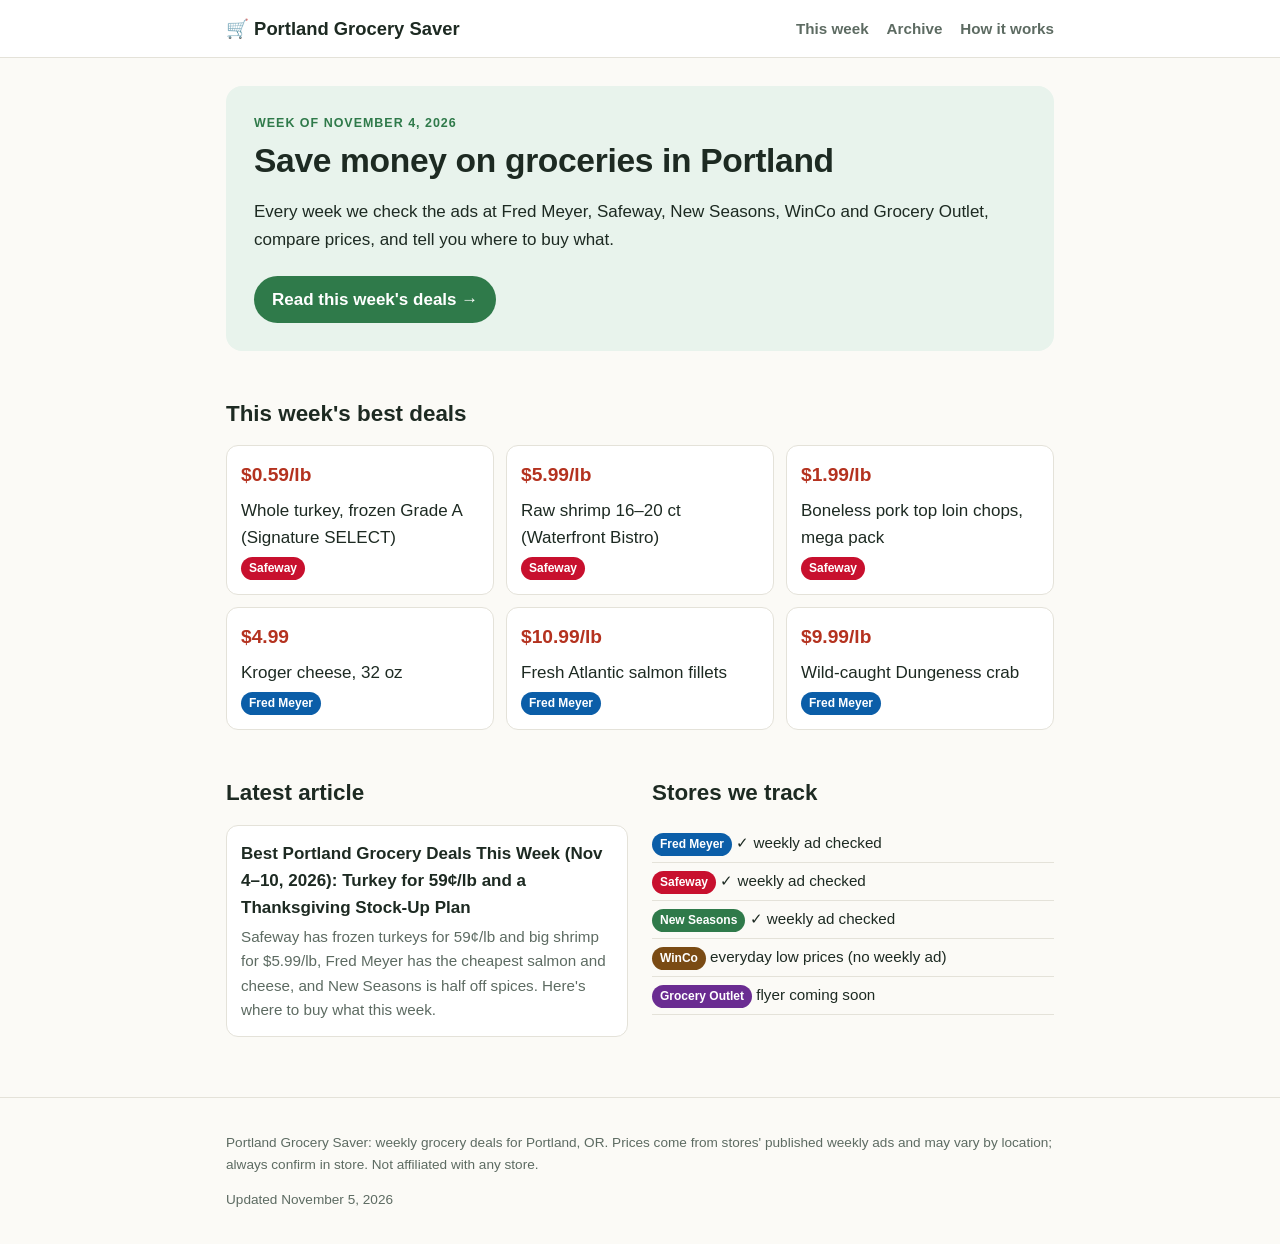
<file: index.html>
<!doctype html>
<html lang="en"><head><meta charset="utf-8">
<meta name="viewport" content="width=device-width, initial-scale=1">
<title>Portland Grocery Saver: Weekly Grocery Deals in Portland, OR</title>
<meta name="description" content="Weekly grocery deals for Portland, Oregon: we compare Fred Meyer, Safeway, New Seasons, WinCo and Grocery Outlet so you know where to buy what.">
<meta property="og:title" content="Portland Grocery Saver: Weekly Grocery Deals in Portland, OR">
<meta property="og:description" content="Weekly grocery deals for Portland, Oregon: we compare Fred Meyer, Safeway, New Seasons, WinCo and Grocery Outlet so you know where to buy what.">
<link rel="stylesheet" href="style.css">
</head><body>
<header class="site"><div class="wrap">
<a class="brand" href="index.html"><span class="logo">🛒</span> Portland Grocery Saver</a>
<nav><a href="index.html">This week</a><a href="archive.html">Archive</a><a href="about.html">How it works</a></nav>
</div></header>
<main class="wrap"><section class="hero">
<p class="kicker">Week of November 4, 2026</p>
<h1>Save money on groceries in Portland</h1>
<p>Every week we check the ads at Fred Meyer, Safeway, New Seasons, WinCo and Grocery Outlet, compare prices, and tell you where to buy what.</p>
<a class="btn" href="2026-11-05-portland-grocery-deals.html">Read this week's deals →</a>
</section>
<h2>This week's best deals</h2>
<div class="cards"><div class="card"><div class="price">$0.59/lb</div><div>Whole turkey, frozen Grade A (Signature SELECT)</div><span class="store s-safeway">Safeway</span></div><div class="card"><div class="price">$5.99/lb</div><div>Raw shrimp 16–20 ct (Waterfront Bistro)</div><span class="store s-safeway">Safeway</span></div><div class="card"><div class="price">$1.99/lb</div><div>Boneless pork top loin chops, mega pack</div><span class="store s-safeway">Safeway</span></div><div class="card"><div class="price">$4.99</div><div>Kroger cheese, 32 oz</div><span class="store s-fred-meyer">Fred Meyer</span></div><div class="card"><div class="price">$10.99/lb</div><div>Fresh Atlantic salmon fillets</div><span class="store s-fred-meyer">Fred Meyer</span></div><div class="card"><div class="price">$9.99/lb</div><div>Wild-caught Dungeness crab</div><span class="store s-fred-meyer">Fred Meyer</span></div></div>
<div class="two">
<section><h2>Latest article</h2><a class="post-link" href="2026-11-05-portland-grocery-deals.html"><strong>Best Portland Grocery Deals This Week (Nov 4–10, 2026): Turkey for 59¢/lb and a Thanksgiving Stock-Up Plan</strong><span>Safeway has frozen turkeys for 59¢/lb and big shrimp for $5.99/lb, Fred Meyer has the cheapest salmon and cheese, and New Seasons is half off spices. Here&#x27;s where to buy what this week.</span></a></section>
<section><h2>Stores we track</h2><ul class="stores"><li><span class="store s-fred-meyer">Fred Meyer</span> ✓ weekly ad checked</li><li><span class="store s-safeway">Safeway</span> ✓ weekly ad checked</li><li><span class="store s-new-seasons">New Seasons</span> ✓ weekly ad checked</li><li><span class="store s-winco">WinCo</span> everyday low prices (no weekly ad)</li><li><span class="store s-grocery-outlet">Grocery Outlet</span> flyer coming soon</li></ul></section>
</div></main>
<footer class="site"><div class="wrap">
<p>Portland Grocery Saver: weekly grocery deals for Portland, OR. Prices come from stores' published weekly ads and may vary by location; always confirm in store. Not affiliated with any store.</p>
<p>Updated November 5, 2026</p>
</div></footer>
</body></html>
</file>
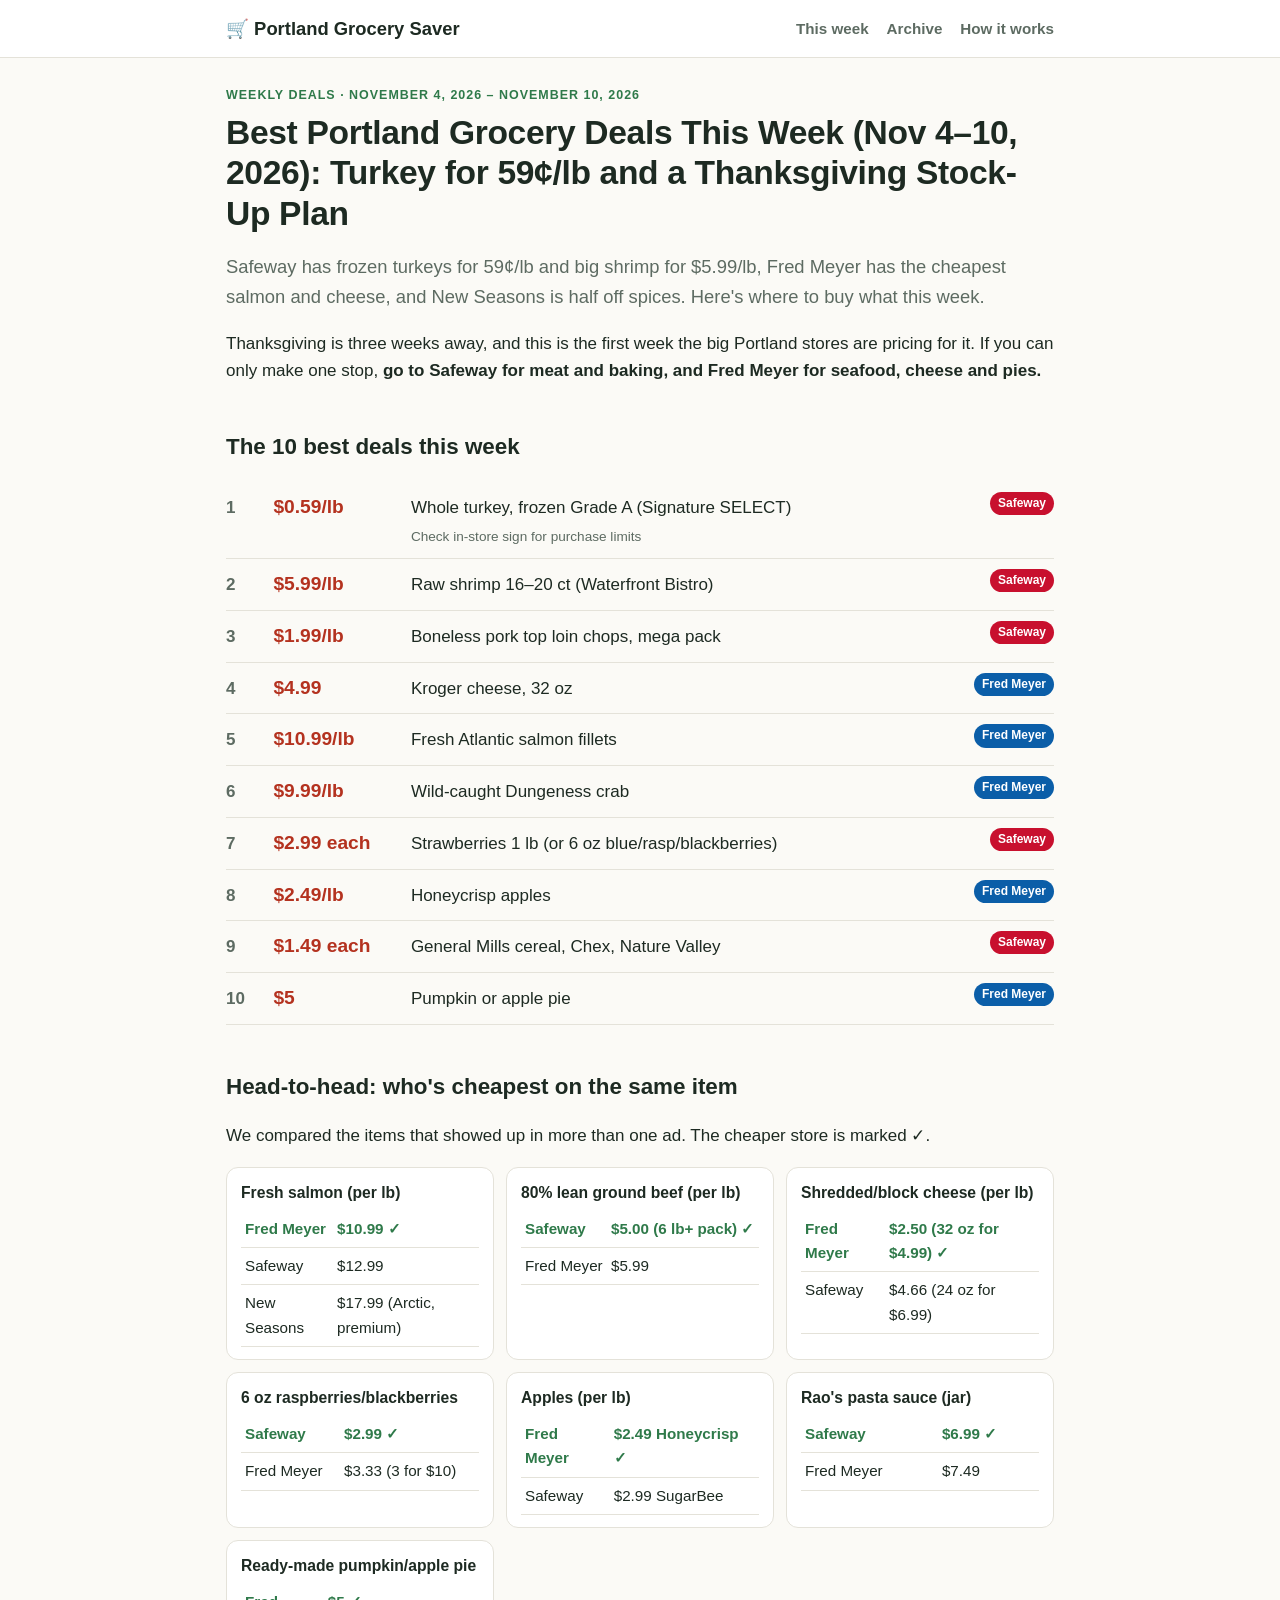
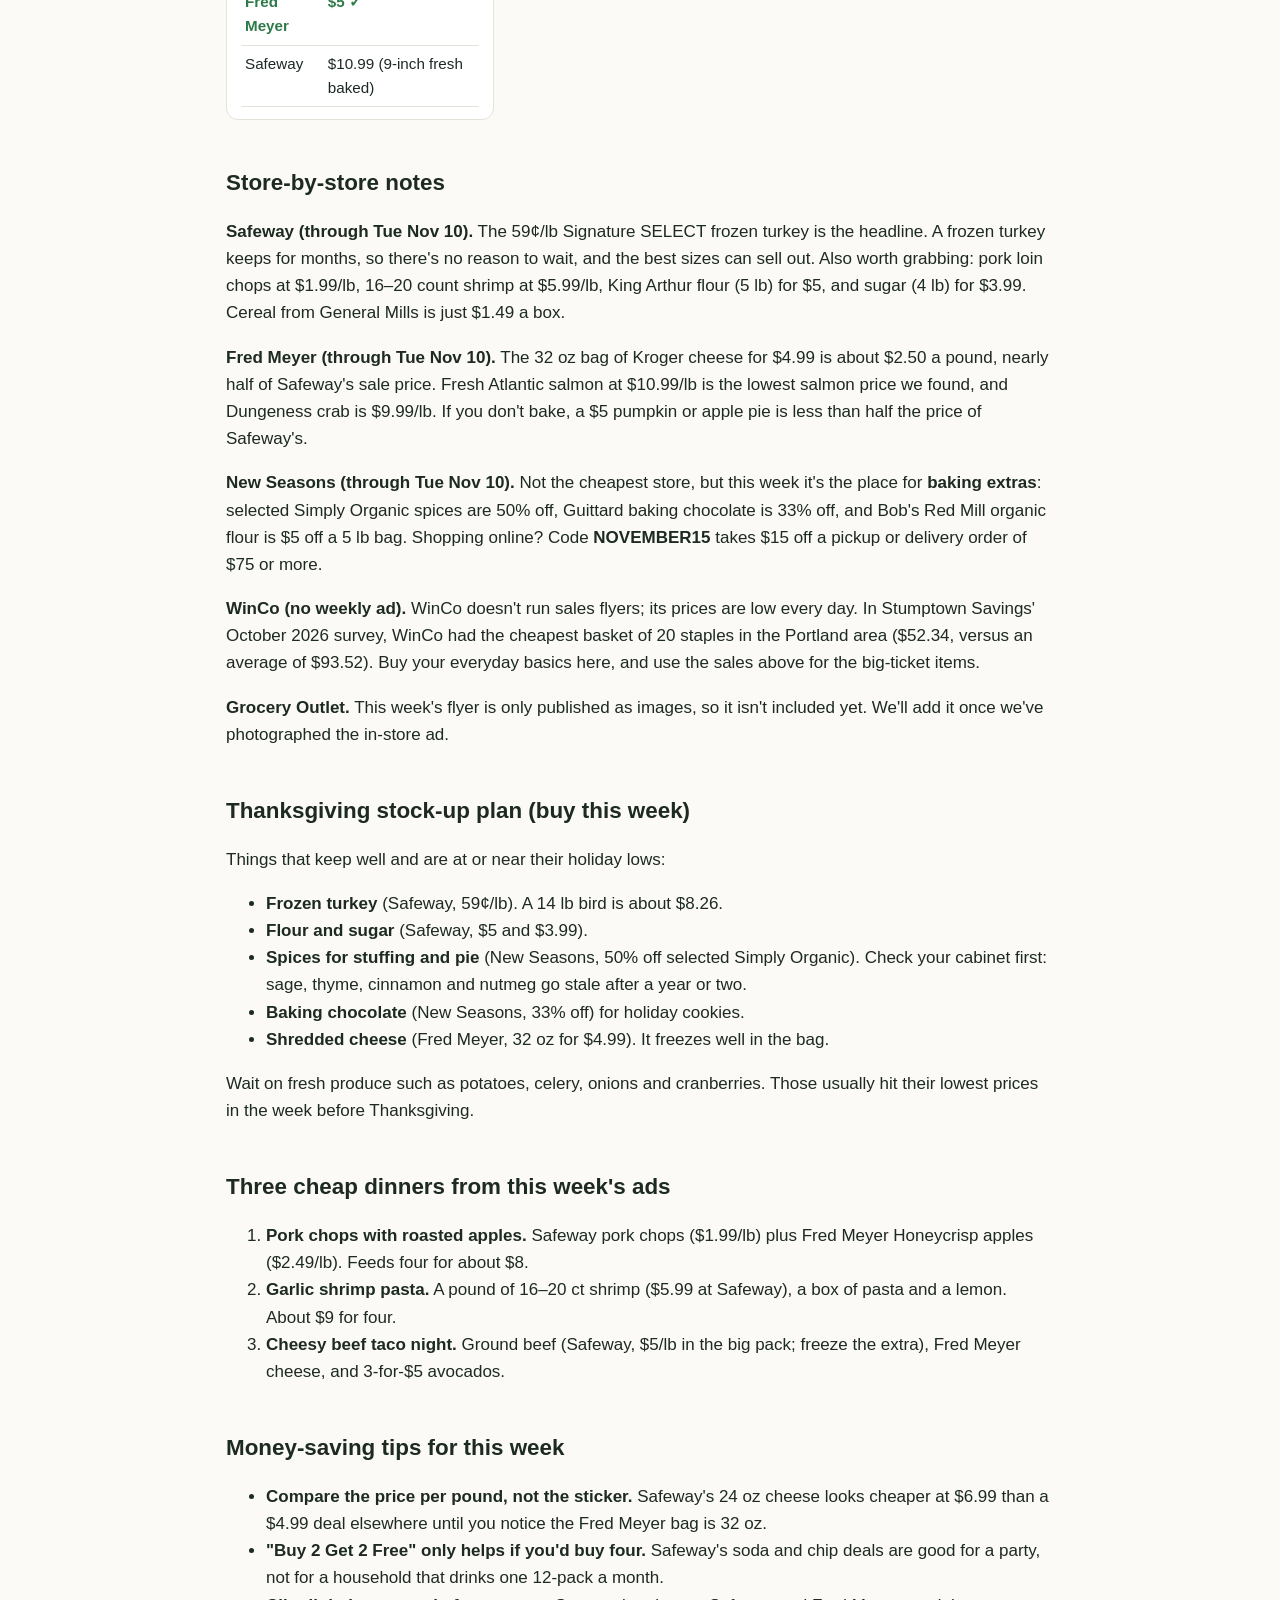
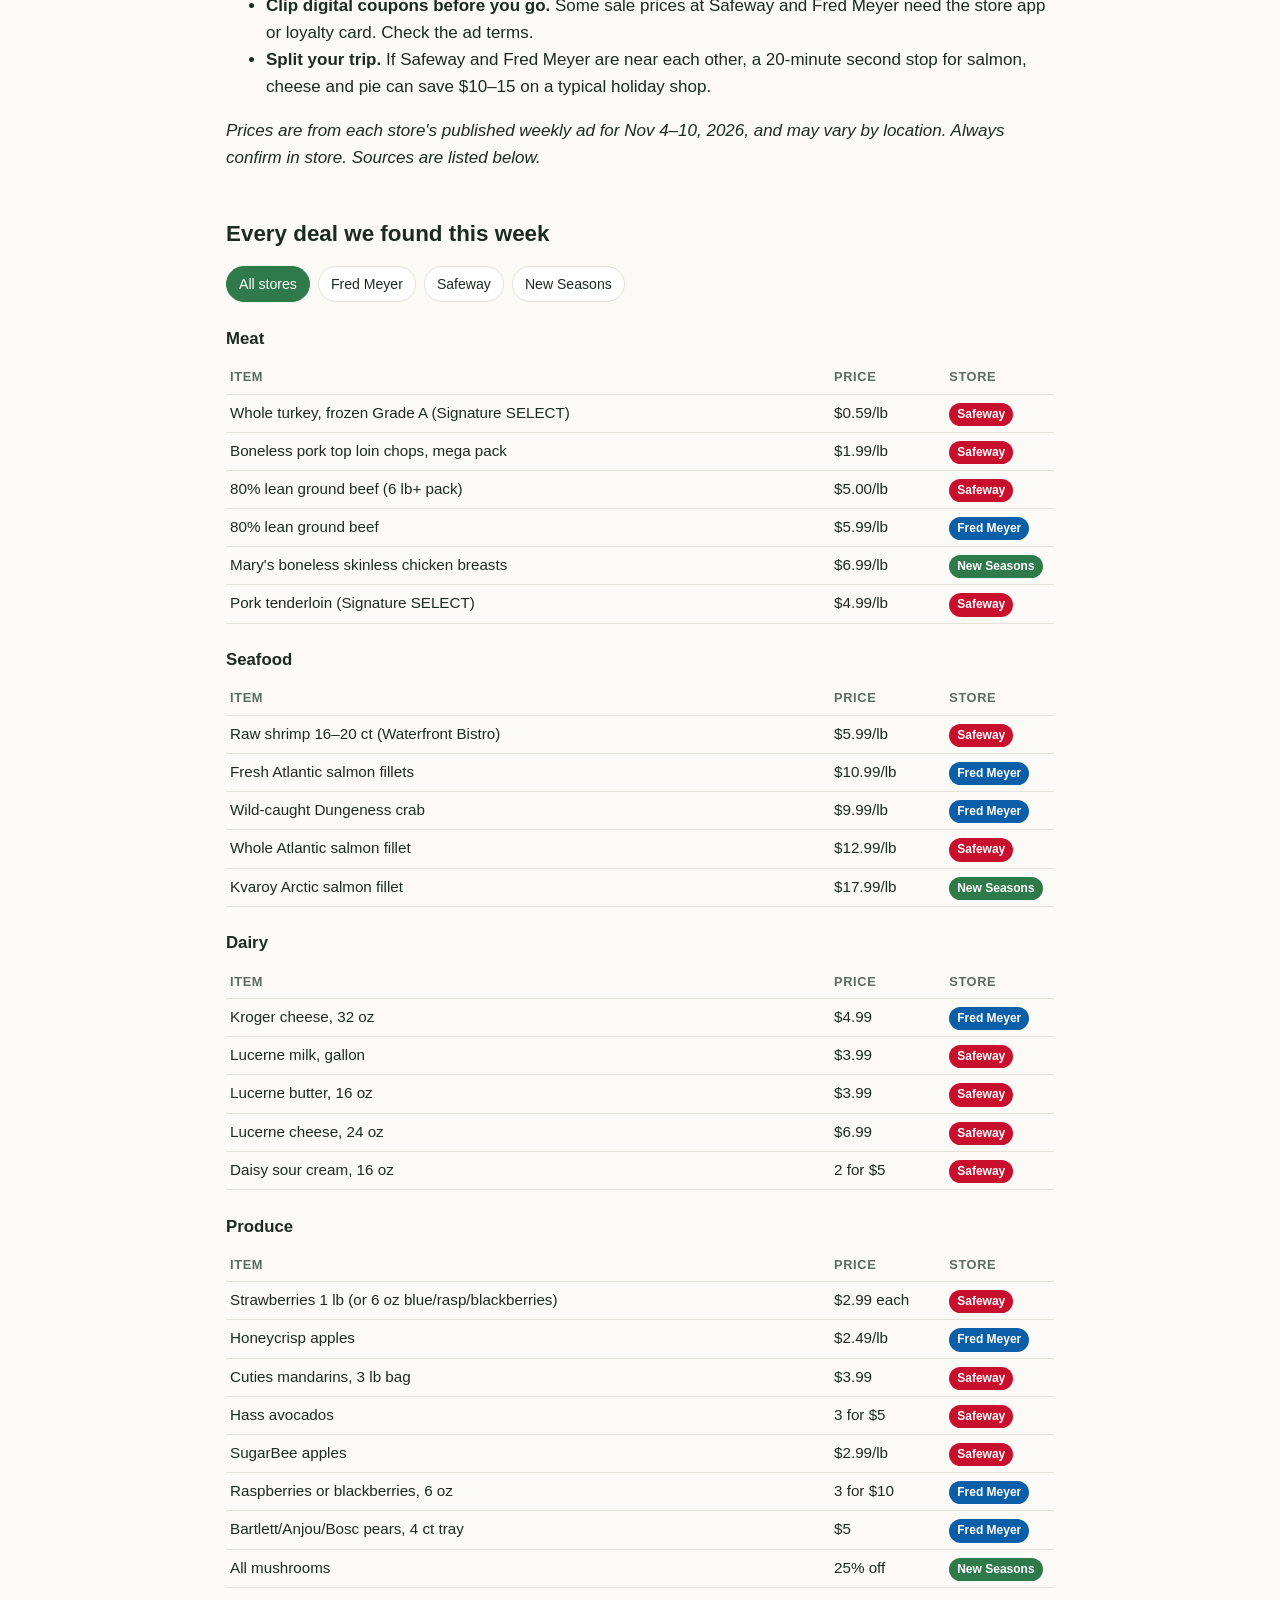
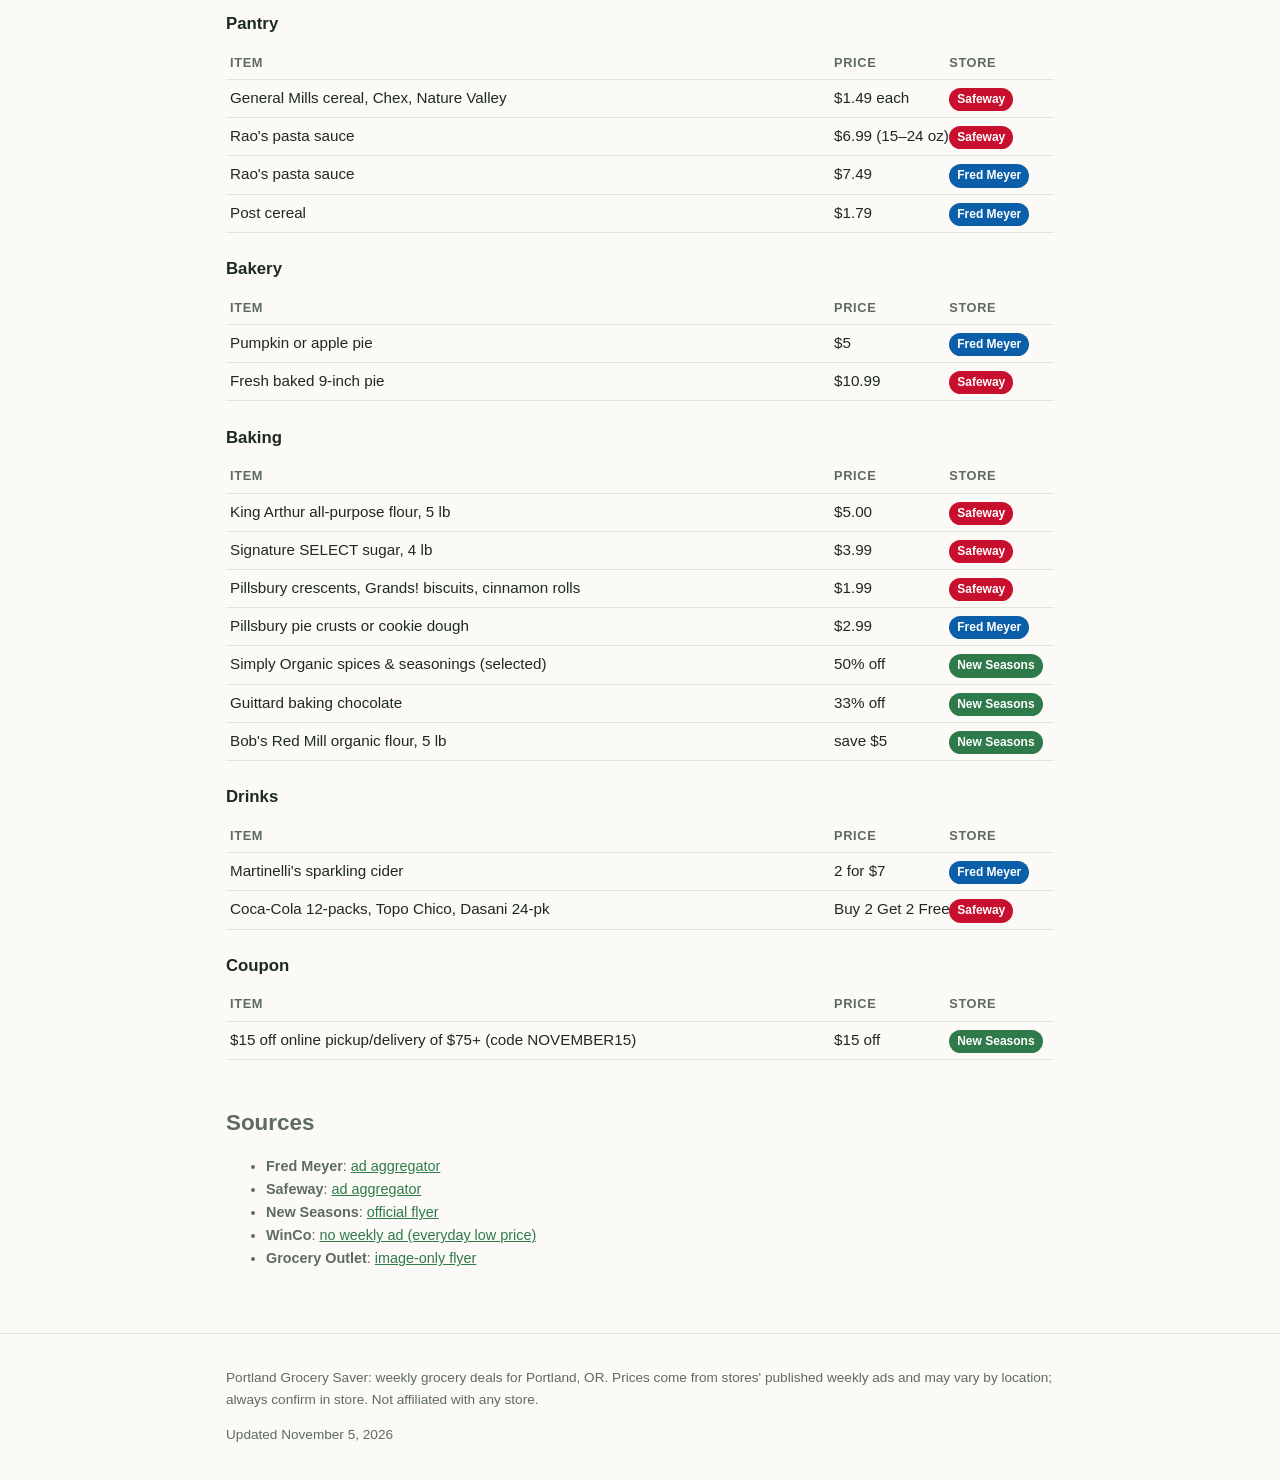
<file: 2026-11-05-portland-grocery-deals.html>
<!doctype html>
<html lang="en"><head><meta charset="utf-8">
<meta name="viewport" content="width=device-width, initial-scale=1">
<title>Best Portland Grocery Deals This Week (Nov 4–10, 2026): Turkey for 59¢/lb and a Thanksgiving Stock-Up Plan</title>
<meta name="description" content="Safeway has frozen turkeys for 59¢/lb and big shrimp for $5.99/lb, Fred Meyer has the cheapest salmon and cheese, and New Seasons is half off spices. Here&#x27;s where to buy what this week.">
<meta property="og:title" content="Best Portland Grocery Deals This Week (Nov 4–10, 2026): Turkey for 59¢/lb and a Thanksgiving Stock-Up Plan">
<meta property="og:description" content="Safeway has frozen turkeys for 59¢/lb and big shrimp for $5.99/lb, Fred Meyer has the cheapest salmon and cheese, and New Seasons is half off spices. Here&#x27;s where to buy what this week.">
<link rel="stylesheet" href="style.css">
</head><body>
<header class="site"><div class="wrap">
<a class="brand" href="index.html"><span class="logo">🛒</span> Portland Grocery Saver</a>
<nav><a href="index.html">This week</a><a href="archive.html">Archive</a><a href="about.html">How it works</a></nav>
</div></header>
<main class="wrap"><article class="post">
<p class="kicker">Weekly deals · November 4, 2026 – November 10, 2026</p>
<h1>Best Portland Grocery Deals This Week (Nov 4–10, 2026): Turkey for 59¢/lb and a Thanksgiving Stock-Up Plan</h1>
<p class="dek">Safeway has frozen turkeys for 59¢/lb and big shrimp for $5.99/lb, Fred Meyer has the cheapest salmon and cheese, and New Seasons is half off spices. Here&#x27;s where to buy what this week.</p>
<p>Thanksgiving is three weeks away, and this is the first week the big Portland stores are pricing for it. If you can only make one stop, <strong>go to Safeway for meat and baking, and Fred Meyer for seafood, cheese and pies.</strong></p>
<h2>The 10 best deals this week</h2>
<ol class="top-deals"><li><span class="price">$0.59/lb</span><span class="what">Whole turkey, frozen Grade A (Signature SELECT)</span><span class="store s-safeway">Safeway</span><span class="note">Check in-store sign for purchase limits</span></li><li><span class="price">$5.99/lb</span><span class="what">Raw shrimp 16–20 ct (Waterfront Bistro)</span><span class="store s-safeway">Safeway</span></li><li><span class="price">$1.99/lb</span><span class="what">Boneless pork top loin chops, mega pack</span><span class="store s-safeway">Safeway</span></li><li><span class="price">$4.99</span><span class="what">Kroger cheese, 32 oz</span><span class="store s-fred-meyer">Fred Meyer</span></li><li><span class="price">$10.99/lb</span><span class="what">Fresh Atlantic salmon fillets</span><span class="store s-fred-meyer">Fred Meyer</span></li><li><span class="price">$9.99/lb</span><span class="what">Wild-caught Dungeness crab</span><span class="store s-fred-meyer">Fred Meyer</span></li><li><span class="price">$2.99 each</span><span class="what">Strawberries 1 lb (or 6 oz blue/rasp/blackberries)</span><span class="store s-safeway">Safeway</span></li><li><span class="price">$2.49/lb</span><span class="what">Honeycrisp apples</span><span class="store s-fred-meyer">Fred Meyer</span></li><li><span class="price">$1.49 each</span><span class="what">General Mills cereal, Chex, Nature Valley</span><span class="store s-safeway">Safeway</span></li><li><span class="price">$5</span><span class="what">Pumpkin or apple pie</span><span class="store s-fred-meyer">Fred Meyer</span></li></ol>
<h2>Head-to-head: who's cheapest on the same item</h2>
<p>We compared the items that showed up in more than one ad. The cheaper store is marked ✓.</p>
<div class="cmp-grid"><div class="cmp"><h3>Fresh salmon (per lb)</h3><table><tr class="win"><td>Fred Meyer</td><td>$10.99 ✓</td></tr><tr class=""><td>Safeway</td><td>$12.99</td></tr><tr class=""><td>New Seasons</td><td>$17.99 (Arctic, premium)</td></tr></table></div><div class="cmp"><h3>80% lean ground beef (per lb)</h3><table><tr class="win"><td>Safeway</td><td>$5.00 (6 lb+ pack) ✓</td></tr><tr class=""><td>Fred Meyer</td><td>$5.99</td></tr></table></div><div class="cmp"><h3>Shredded/block cheese (per lb)</h3><table><tr class="win"><td>Fred Meyer</td><td>$2.50 (32 oz for $4.99) ✓</td></tr><tr class=""><td>Safeway</td><td>$4.66 (24 oz for $6.99)</td></tr></table></div><div class="cmp"><h3>6 oz raspberries/blackberries</h3><table><tr class="win"><td>Safeway</td><td>$2.99 ✓</td></tr><tr class=""><td>Fred Meyer</td><td>$3.33 (3 for $10)</td></tr></table></div><div class="cmp"><h3>Apples (per lb)</h3><table><tr class="win"><td>Fred Meyer</td><td>$2.49 Honeycrisp ✓</td></tr><tr class=""><td>Safeway</td><td>$2.99 SugarBee</td></tr></table></div><div class="cmp"><h3>Rao&#x27;s pasta sauce (jar)</h3><table><tr class="win"><td>Safeway</td><td>$6.99 ✓</td></tr><tr class=""><td>Fred Meyer</td><td>$7.49</td></tr></table></div><div class="cmp"><h3>Ready-made pumpkin/apple pie</h3><table><tr class="win"><td>Fred Meyer</td><td>$5 ✓</td></tr><tr class=""><td>Safeway</td><td>$10.99 (9-inch fresh baked)</td></tr></table></div></div>
<h2>Store-by-store notes</h2>
<p><strong>Safeway (through Tue Nov 10).</strong> The 59¢/lb Signature SELECT frozen turkey is the headline. A frozen turkey keeps for months, so there's no reason to wait, and the best sizes can sell out. Also worth grabbing: pork loin chops at $1.99/lb, 16–20 count shrimp at $5.99/lb, King Arthur flour (5 lb) for $5, and sugar (4 lb) for $3.99. Cereal from General Mills is just $1.49 a box.</p>
<p><strong>Fred Meyer (through Tue Nov 10).</strong> The 32 oz bag of Kroger cheese for $4.99 is about $2.50 a pound, nearly half of Safeway's sale price. Fresh Atlantic salmon at $10.99/lb is the lowest salmon price we found, and Dungeness crab is $9.99/lb. If you don't bake, a $5 pumpkin or apple pie is less than half the price of Safeway's.</p>
<p><strong>New Seasons (through Tue Nov 10).</strong> Not the cheapest store, but this week it's the place for <strong>baking extras</strong>: selected Simply Organic spices are 50% off, Guittard baking chocolate is 33% off, and Bob's Red Mill organic flour is $5 off a 5 lb bag. Shopping online? Code <strong>NOVEMBER15</strong> takes $15 off a pickup or delivery order of $75 or more.</p>
<p><strong>WinCo (no weekly ad).</strong> WinCo doesn't run sales flyers; its prices are low every day. In Stumptown Savings' October 2026 survey, WinCo had the cheapest basket of 20 staples in the Portland area ($52.34, versus an average of $93.52). Buy your everyday basics here, and use the sales above for the big-ticket items.</p>
<p><strong>Grocery Outlet.</strong> This week's flyer is only published as images, so it isn't included yet. We'll add it once we've photographed the in-store ad.</p>
<h2>Thanksgiving stock-up plan (buy this week)</h2>
<p>Things that keep well and are at or near their holiday lows:</p>
<ul>
<li><strong>Frozen turkey</strong> (Safeway, 59¢/lb). A 14 lb bird is about $8.26.</li>
<li><strong>Flour and sugar</strong> (Safeway, $5 and $3.99).</li>
<li><strong>Spices for stuffing and pie</strong> (New Seasons, 50% off selected Simply Organic). Check your cabinet first: sage, thyme, cinnamon and nutmeg go stale after a year or two.</li>
<li><strong>Baking chocolate</strong> (New Seasons, 33% off) for holiday cookies.</li>
<li><strong>Shredded cheese</strong> (Fred Meyer, 32 oz for $4.99). It freezes well in the bag.</li>
</ul>
<p>Wait on fresh produce such as potatoes, celery, onions and cranberries. Those usually hit their lowest prices in the week before Thanksgiving.</p>
<h2>Three cheap dinners from this week's ads</h2>
<ol>
<li><strong>Pork chops with roasted apples.</strong> Safeway pork chops ($1.99/lb) plus Fred Meyer Honeycrisp apples ($2.49/lb). Feeds four for about $8.</li>
<li><strong>Garlic shrimp pasta.</strong> A pound of 16–20 ct shrimp ($5.99 at Safeway), a box of pasta and a lemon. About $9 for four.</li>
<li><strong>Cheesy beef taco night.</strong> Ground beef (Safeway, $5/lb in the big pack; freeze the extra), Fred Meyer cheese, and 3-for-$5 avocados.</li>
</ol>
<h2>Money-saving tips for this week</h2>
<ul>
<li><strong>Compare the price per pound, not the sticker.</strong> Safeway's 24 oz cheese looks cheaper at $6.99 than a $4.99 deal elsewhere until you notice the Fred Meyer bag is 32 oz.</li>
<li><strong>"Buy 2 Get 2 Free" only helps if you'd buy four.</strong> Safeway's soda and chip deals are good for a party, not for a household that drinks one 12-pack a month.</li>
<li><strong>Clip digital coupons before you go.</strong> Some sale prices at Safeway and Fred Meyer need the store app or loyalty card. Check the ad terms.</li>
<li><strong>Split your trip.</strong> If Safeway and Fred Meyer are near each other, a 20-minute second stop for salmon, cheese and pie can save $10–15 on a typical holiday shop.</li>
</ul>
<p><em>Prices are from each store's published weekly ad for Nov 4–10, 2026, and may vary by location. Always confirm in store. Sources are listed below.</em></p>
<section><h2>Every deal we found this week</h2><div class="filters"><button class="on" data-f="all">All stores</button><button data-f="fred-meyer">Fred Meyer</button><button data-f="safeway">Safeway</button><button data-f="new-seasons">New Seasons</button></div><div id="all-deals"><h3>Meat</h3><table class='deals'><thead><tr><th>Item</th><th>Price</th><th>Store</th></tr></thead><tbody><tr data-store="safeway"><td>Whole turkey, frozen Grade A (Signature SELECT)</td><td class="nowrap">$0.59/lb</td><td><span class="store s-safeway">Safeway</span></td></tr><tr data-store="safeway"><td>Boneless pork top loin chops, mega pack</td><td class="nowrap">$1.99/lb</td><td><span class="store s-safeway">Safeway</span></td></tr><tr data-store="safeway"><td>80% lean ground beef (6 lb+ pack)</td><td class="nowrap">$5.00/lb</td><td><span class="store s-safeway">Safeway</span></td></tr><tr data-store="fred-meyer"><td>80% lean ground beef</td><td class="nowrap">$5.99/lb</td><td><span class="store s-fred-meyer">Fred Meyer</span></td></tr><tr data-store="new-seasons"><td>Mary&#x27;s boneless skinless chicken breasts</td><td class="nowrap">$6.99/lb</td><td><span class="store s-new-seasons">New Seasons</span></td></tr><tr data-store="safeway"><td>Pork tenderloin (Signature SELECT)</td><td class="nowrap">$4.99/lb</td><td><span class="store s-safeway">Safeway</span></td></tr></tbody></table><h3>Seafood</h3><table class='deals'><thead><tr><th>Item</th><th>Price</th><th>Store</th></tr></thead><tbody><tr data-store="safeway"><td>Raw shrimp 16–20 ct (Waterfront Bistro)</td><td class="nowrap">$5.99/lb</td><td><span class="store s-safeway">Safeway</span></td></tr><tr data-store="fred-meyer"><td>Fresh Atlantic salmon fillets</td><td class="nowrap">$10.99/lb</td><td><span class="store s-fred-meyer">Fred Meyer</span></td></tr><tr data-store="fred-meyer"><td>Wild-caught Dungeness crab</td><td class="nowrap">$9.99/lb</td><td><span class="store s-fred-meyer">Fred Meyer</span></td></tr><tr data-store="safeway"><td>Whole Atlantic salmon fillet</td><td class="nowrap">$12.99/lb</td><td><span class="store s-safeway">Safeway</span></td></tr><tr data-store="new-seasons"><td>Kvaroy Arctic salmon fillet</td><td class="nowrap">$17.99/lb</td><td><span class="store s-new-seasons">New Seasons</span></td></tr></tbody></table><h3>Dairy</h3><table class='deals'><thead><tr><th>Item</th><th>Price</th><th>Store</th></tr></thead><tbody><tr data-store="fred-meyer"><td>Kroger cheese, 32 oz</td><td class="nowrap">$4.99</td><td><span class="store s-fred-meyer">Fred Meyer</span></td></tr><tr data-store="safeway"><td>Lucerne milk, gallon</td><td class="nowrap">$3.99</td><td><span class="store s-safeway">Safeway</span></td></tr><tr data-store="safeway"><td>Lucerne butter, 16 oz</td><td class="nowrap">$3.99</td><td><span class="store s-safeway">Safeway</span></td></tr><tr data-store="safeway"><td>Lucerne cheese, 24 oz</td><td class="nowrap">$6.99</td><td><span class="store s-safeway">Safeway</span></td></tr><tr data-store="safeway"><td>Daisy sour cream, 16 oz</td><td class="nowrap">2 for $5</td><td><span class="store s-safeway">Safeway</span></td></tr></tbody></table><h3>Produce</h3><table class='deals'><thead><tr><th>Item</th><th>Price</th><th>Store</th></tr></thead><tbody><tr data-store="safeway"><td>Strawberries 1 lb (or 6 oz blue/rasp/blackberries)</td><td class="nowrap">$2.99 each</td><td><span class="store s-safeway">Safeway</span></td></tr><tr data-store="fred-meyer"><td>Honeycrisp apples</td><td class="nowrap">$2.49/lb</td><td><span class="store s-fred-meyer">Fred Meyer</span></td></tr><tr data-store="safeway"><td>Cuties mandarins, 3 lb bag</td><td class="nowrap">$3.99</td><td><span class="store s-safeway">Safeway</span></td></tr><tr data-store="safeway"><td>Hass avocados</td><td class="nowrap">3 for $5</td><td><span class="store s-safeway">Safeway</span></td></tr><tr data-store="safeway"><td>SugarBee apples</td><td class="nowrap">$2.99/lb</td><td><span class="store s-safeway">Safeway</span></td></tr><tr data-store="fred-meyer"><td>Raspberries or blackberries, 6 oz</td><td class="nowrap">3 for $10</td><td><span class="store s-fred-meyer">Fred Meyer</span></td></tr><tr data-store="fred-meyer"><td>Bartlett/Anjou/Bosc pears, 4 ct tray</td><td class="nowrap">$5</td><td><span class="store s-fred-meyer">Fred Meyer</span></td></tr><tr data-store="new-seasons"><td>All mushrooms</td><td class="nowrap">25% off</td><td><span class="store s-new-seasons">New Seasons</span></td></tr></tbody></table><h3>Pantry</h3><table class='deals'><thead><tr><th>Item</th><th>Price</th><th>Store</th></tr></thead><tbody><tr data-store="safeway"><td>General Mills cereal, Chex, Nature Valley</td><td class="nowrap">$1.49 each</td><td><span class="store s-safeway">Safeway</span></td></tr><tr data-store="safeway"><td>Rao&#x27;s pasta sauce</td><td class="nowrap">$6.99 (15–24 oz)</td><td><span class="store s-safeway">Safeway</span></td></tr><tr data-store="fred-meyer"><td>Rao&#x27;s pasta sauce</td><td class="nowrap">$7.49</td><td><span class="store s-fred-meyer">Fred Meyer</span></td></tr><tr data-store="fred-meyer"><td>Post cereal</td><td class="nowrap">$1.79</td><td><span class="store s-fred-meyer">Fred Meyer</span></td></tr></tbody></table><h3>Bakery</h3><table class='deals'><thead><tr><th>Item</th><th>Price</th><th>Store</th></tr></thead><tbody><tr data-store="fred-meyer"><td>Pumpkin or apple pie</td><td class="nowrap">$5</td><td><span class="store s-fred-meyer">Fred Meyer</span></td></tr><tr data-store="safeway"><td>Fresh baked 9-inch pie</td><td class="nowrap">$10.99</td><td><span class="store s-safeway">Safeway</span></td></tr></tbody></table><h3>Baking</h3><table class='deals'><thead><tr><th>Item</th><th>Price</th><th>Store</th></tr></thead><tbody><tr data-store="safeway"><td>King Arthur all-purpose flour, 5 lb</td><td class="nowrap">$5.00</td><td><span class="store s-safeway">Safeway</span></td></tr><tr data-store="safeway"><td>Signature SELECT sugar, 4 lb</td><td class="nowrap">$3.99</td><td><span class="store s-safeway">Safeway</span></td></tr><tr data-store="safeway"><td>Pillsbury crescents, Grands! biscuits, cinnamon rolls</td><td class="nowrap">$1.99</td><td><span class="store s-safeway">Safeway</span></td></tr><tr data-store="fred-meyer"><td>Pillsbury pie crusts or cookie dough</td><td class="nowrap">$2.99</td><td><span class="store s-fred-meyer">Fred Meyer</span></td></tr><tr data-store="new-seasons"><td>Simply Organic spices &amp; seasonings (selected)</td><td class="nowrap">50% off</td><td><span class="store s-new-seasons">New Seasons</span></td></tr><tr data-store="new-seasons"><td>Guittard baking chocolate</td><td class="nowrap">33% off</td><td><span class="store s-new-seasons">New Seasons</span></td></tr><tr data-store="new-seasons"><td>Bob&#x27;s Red Mill organic flour, 5 lb</td><td class="nowrap">save $5</td><td><span class="store s-new-seasons">New Seasons</span></td></tr></tbody></table><h3>Drinks</h3><table class='deals'><thead><tr><th>Item</th><th>Price</th><th>Store</th></tr></thead><tbody><tr data-store="fred-meyer"><td>Martinelli&#x27;s sparkling cider</td><td class="nowrap">2 for $7</td><td><span class="store s-fred-meyer">Fred Meyer</span></td></tr><tr data-store="safeway"><td>Coca-Cola 12-packs, Topo Chico, Dasani 24-pk</td><td class="nowrap">Buy 2 Get 2 Free</td><td><span class="store s-safeway">Safeway</span></td></tr></tbody></table><h3>Coupon</h3><table class='deals'><thead><tr><th>Item</th><th>Price</th><th>Store</th></tr></thead><tbody><tr data-store="new-seasons"><td>$15 off online pickup/delivery of $75+ (code NOVEMBER15)</td><td class="nowrap">$15 off</td><td><span class="store s-new-seasons">New Seasons</span></td></tr></tbody></table></div></section>
<section class="sources"><h2>Sources</h2><ul><li><strong>Fred Meyer</strong>: <a href="https://weeklyadhunters.com/fred-meyer-weekly-ad/" rel="nofollow noopener">ad aggregator</a></li><li><strong>Safeway</strong>: <a href="https://weeklyadhunters.com/safeway-weekly-ad/" rel="nofollow noopener">ad aggregator</a></li><li><strong>New Seasons</strong>: <a href="https://www.newseasonsmarket.com/getContentAsset/dcd68b93-a0d7-47ee-a574-05ffb47f43cb/dfc3d011-8f63-43f6-9ed8-4b444333a1d0/NSM-Sales-Flyer-110426-111026.pdf?language=en" rel="nofollow noopener">official flyer</a></li><li><strong>WinCo</strong>: <a href="https://stumptownsavings.com/portland-oregon-grocery-prices" rel="nofollow noopener">no weekly ad (everyday low price)</a></li><li><strong>Grocery Outlet</strong>: <a href="https://www.offermate.us/grocery-outlet/" rel="nofollow noopener">image-only flyer</a></li></ul></section>
</article></main>
<footer class="site"><div class="wrap">
<p>Portland Grocery Saver: weekly grocery deals for Portland, OR. Prices come from stores' published weekly ads and may vary by location; always confirm in store. Not affiliated with any store.</p>
<p>Updated November 5, 2026</p>
</div></footer>
<script>
document.querySelectorAll('.filters button').forEach(b=>b.onclick=()=>{
  document.querySelectorAll('.filters button').forEach(x=>x.classList.remove('on'));b.classList.add('on');
  const f=b.dataset.f;document.querySelectorAll('#all-deals tbody tr').forEach(r=>r.style.display=(f==='all'||r.dataset.store===f)?'':'none');
});
</script>
</body></html>
</file>
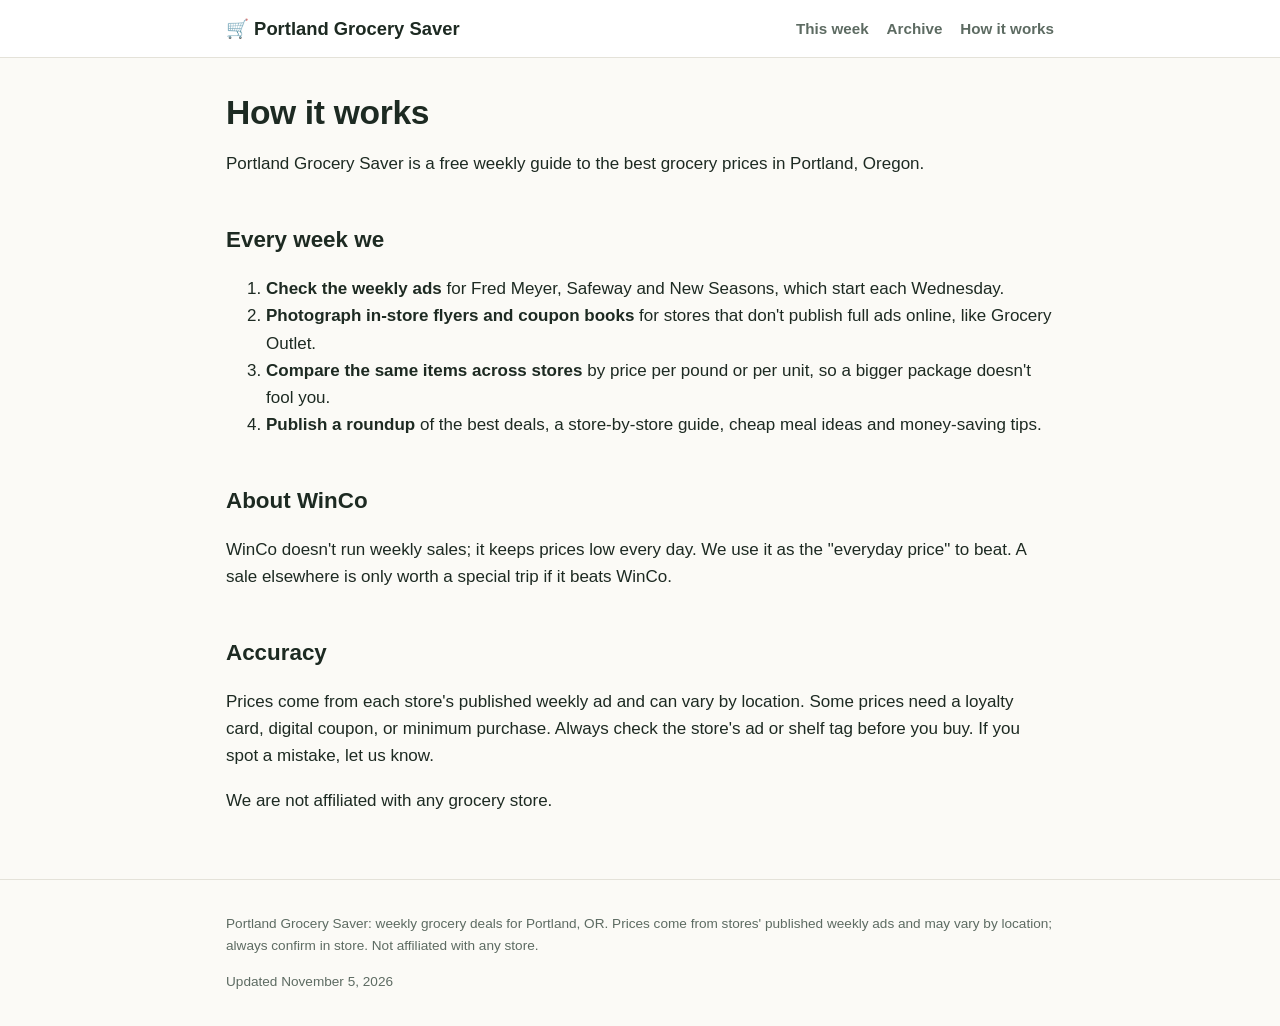
<file: about.html>
<!doctype html>
<html lang="en"><head><meta charset="utf-8">
<meta name="viewport" content="width=device-width, initial-scale=1">
<title>How it works · Portland Grocery Saver</title>
<meta name="description" content="Weekly grocery deals for Portland, Oregon: we compare Fred Meyer, Safeway, New Seasons, WinCo and Grocery Outlet so you know where to buy what.">
<meta property="og:title" content="How it works · Portland Grocery Saver">
<meta property="og:description" content="Weekly grocery deals for Portland, Oregon: we compare Fred Meyer, Safeway, New Seasons, WinCo and Grocery Outlet so you know where to buy what.">
<link rel="stylesheet" href="style.css">
</head><body>
<header class="site"><div class="wrap">
<a class="brand" href="index.html"><span class="logo">🛒</span> Portland Grocery Saver</a>
<nav><a href="index.html">This week</a><a href="archive.html">Archive</a><a href="about.html">How it works</a></nav>
</div></header>
<main class="wrap"><article class="post"><h1>How it works</h1>
<p>Portland Grocery Saver is a free weekly guide to the best grocery prices in Portland, Oregon.</p>
<h2>Every week we</h2>
<ol>
<li><strong>Check the weekly ads</strong> for Fred Meyer, Safeway and New Seasons, which start each Wednesday.</li>
<li><strong>Photograph in-store flyers and coupon books</strong> for stores that don't publish full ads online, like Grocery Outlet.</li>
<li><strong>Compare the same items across stores</strong> by price per pound or per unit, so a bigger package doesn't fool you.</li>
<li><strong>Publish a roundup</strong> of the best deals, a store-by-store guide, cheap meal ideas and money-saving tips.</li>
</ol>
<h2>About WinCo</h2>
<p>WinCo doesn't run weekly sales; it keeps prices low every day. We use it as the "everyday price" to beat. A sale elsewhere is only worth a special trip if it beats WinCo.</p>
<h2>Accuracy</h2>
<p>Prices come from each store's published weekly ad and can vary by location. Some prices need a loyalty card, digital coupon, or minimum purchase. Always check the store's ad or shelf tag before you buy. If you spot a mistake, let us know.</p>
<p>We are not affiliated with any grocery store.</p></article></main>
<footer class="site"><div class="wrap">
<p>Portland Grocery Saver: weekly grocery deals for Portland, OR. Prices come from stores' published weekly ads and may vary by location; always confirm in store. Not affiliated with any store.</p>
<p>Updated November 5, 2026</p>
</div></footer>
</body></html>
</file>
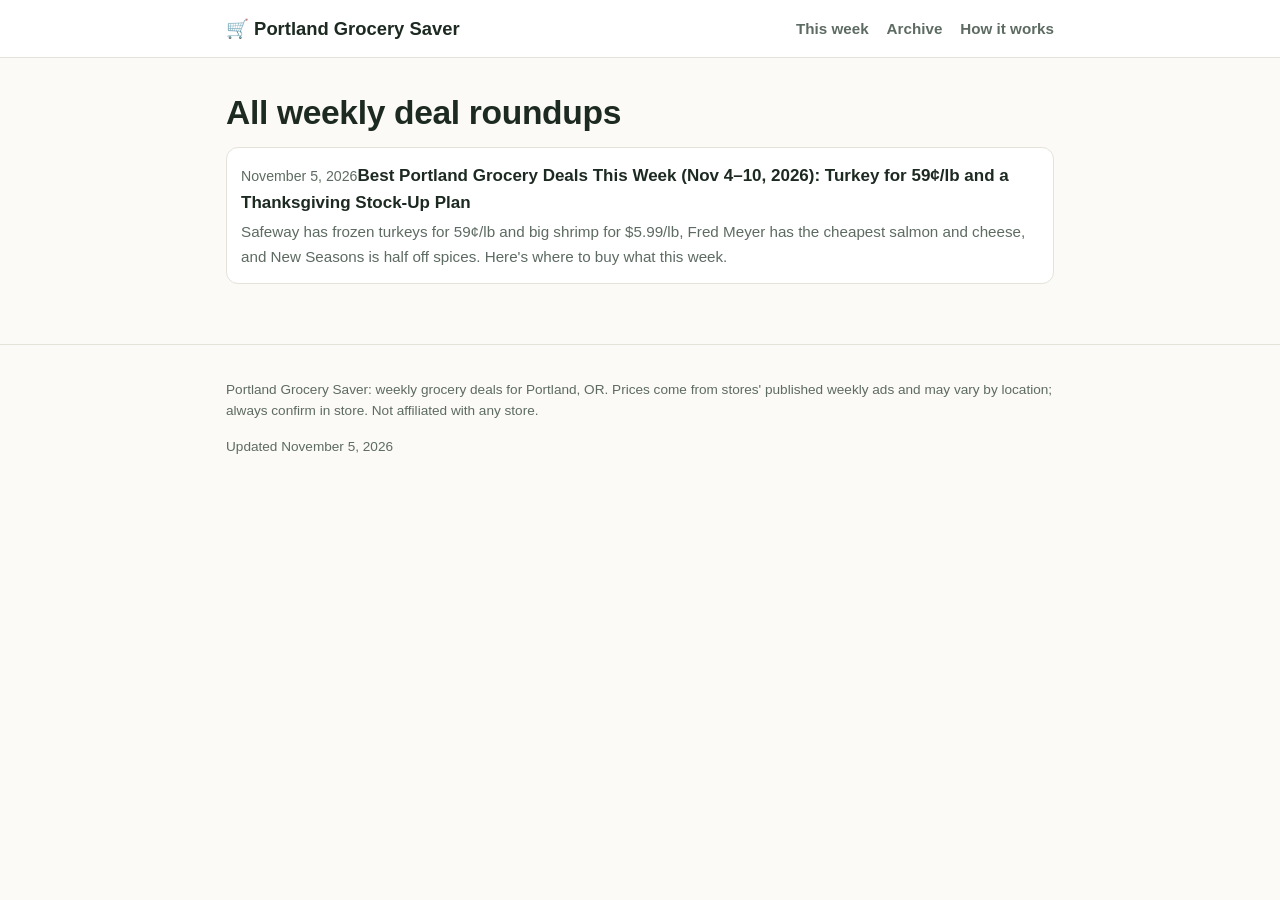
<file: archive.html>
<!doctype html>
<html lang="en"><head><meta charset="utf-8">
<meta name="viewport" content="width=device-width, initial-scale=1">
<title>Archive · Portland Grocery Saver</title>
<meta name="description" content="Weekly grocery deals for Portland, Oregon: we compare Fred Meyer, Safeway, New Seasons, WinCo and Grocery Outlet so you know where to buy what.">
<link rel="stylesheet" href="style.css">
</head><body>
<header class="site"><div class="wrap">
<a class="brand" href="index.html"><span class="logo">🛒</span> Portland Grocery Saver</a>
<nav><a href="index.html">This week</a><a href="archive.html">Archive</a><a href="about.html">How it works</a></nav>
</div></header>
<main class="wrap"><h1>All weekly deal roundups</h1><a class="post-link" href="2026-11-05-portland-grocery-deals.html"><small>November 5, 2026</small><strong>Best Portland Grocery Deals This Week (Nov 4–10, 2026): Turkey for 59¢/lb and a Thanksgiving Stock-Up Plan</strong><span>Safeway has frozen turkeys for 59¢/lb and big shrimp for $5.99/lb, Fred Meyer has the cheapest salmon and cheese, and New Seasons is half off spices. Here&#x27;s where to buy what this week.</span></a></main>
<footer class="site"><div class="wrap">
<p>Portland Grocery Saver: weekly grocery deals for Portland, OR. Prices come from stores' published weekly ads and may vary by location; always confirm in store. Not affiliated with any store.</p>
<p>Updated November 5, 2026</p>
</div></footer>
</body></html>
</file>
<file: style.css>
:root{--bg:#fbfaf6;--card:#fff;--ink:#1d2a22;--muted:#5d6b62;--line:#e4e2d9;--accent:#2f7a4a;--accent2:#e8f3ec;--price:#b4321f;
--fm:#0b5ea8;--sw:#c8102e;--ns:#2f7a4a;--wc:#7a4b14;--go:#6a2c91}
@media (prefers-color-scheme:dark){:root{--bg:#141815;--card:#1c221e;--ink:#e9eee9;--muted:#a3b0a7;--line:#2c352f;--accent:#5fbf82;--accent2:#1f3027;--price:#ff7b63;
--fm:#5ca8ec;--sw:#ff6b7f;--ns:#5fbf82;--wc:#d9a15c;--go:#b98ad9}}
*{box-sizing:border-box}
body{margin:0;background:var(--bg);color:var(--ink);font:17px/1.6 -apple-system,BlinkMacSystemFont,"Segoe UI",Roboto,sans-serif}
a{color:var(--accent)}
.wrap{max-width:860px;margin:0 auto;padding:0 16px}
header.site{border-bottom:1px solid var(--line);background:var(--card)}
header.site .wrap{display:flex;align-items:center;justify-content:space-between;gap:12px;padding:14px 16px;flex-wrap:wrap}
.brand{font-weight:800;font-size:1.15rem;text-decoration:none;color:var(--ink)}
nav a{margin-left:18px;text-decoration:none;color:var(--muted);font-weight:600;font-size:.95rem}
nav a:first-child{margin-left:0}
main.wrap{padding:28px 16px 48px}
h1{font-size:2.1rem;line-height:1.2;margin:.2em 0 .4em;letter-spacing:-.01em}
h2{font-size:1.4rem;margin:2em 0 .6em}
h3{font-size:1.05rem;margin:1.4em 0 .5em}
.kicker{text-transform:uppercase;letter-spacing:.08em;font-size:.78rem;font-weight:700;color:var(--accent);margin:0}
.dek{font-size:1.15rem;color:var(--muted)}
.hero{background:var(--accent2);border-radius:16px;padding:28px}
.hero h1{margin-top:.2em}
.btn{display:inline-block;background:var(--accent);color:#fff;padding:10px 18px;border-radius:999px;text-decoration:none;font-weight:700;margin-top:6px}
.cards{display:grid;grid-template-columns:repeat(auto-fill,minmax(240px,1fr));gap:12px}
.card{background:var(--card);border:1px solid var(--line);border-radius:12px;padding:14px;display:flex;flex-direction:column;gap:6px}
.price{font-weight:800;color:var(--price);font-size:1.2rem;font-variant-numeric:tabular-nums}
.store{display:inline-block;font-size:.75rem;font-weight:700;padding:2px 8px;border-radius:999px;color:#fff;background:var(--muted);white-space:nowrap;align-self:flex-start}
.s-fred-meyer{background:var(--fm)}.s-safeway{background:var(--sw)}.s-new-seasons{background:var(--ns)}.s-winco{background:var(--wc)}.s-grocery-outlet{background:var(--go)}
@media (prefers-color-scheme:dark){.store{color:#111}}
.two{display:grid;grid-template-columns:1fr 1fr;gap:24px}
@media (max-width:680px){.two{grid-template-columns:1fr}h1{font-size:1.7rem}}
.post-link{display:block;background:var(--card);border:1px solid var(--line);border-radius:12px;padding:14px;text-decoration:none;color:var(--ink);margin-bottom:12px}
.post-link span{display:block;color:var(--muted);font-size:.95rem;margin-top:4px}
.post-link small{color:var(--muted)}
.stores{list-style:none;padding:0;margin:0}.stores li{padding:6px 0;border-bottom:1px solid var(--line);font-size:.95rem}
.top-deals{list-style:none;counter-reset:n;padding:0}
.top-deals li{counter-increment:n;display:grid;grid-template-columns:2.2em 7.5em 1fr auto;gap:4px 10px;align-items:baseline;padding:10px 0;border-bottom:1px solid var(--line)}
.top-deals li::before{content:counter(n);font-weight:800;color:var(--muted)}
.top-deals .note{grid-column:3/5;font-size:.85rem;color:var(--muted)}
@media (max-width:600px){.top-deals li{grid-template-columns:2em 1fr}.top-deals .what,.top-deals .store,.top-deals .note{grid-column:2}}
.cmp-grid{display:grid;grid-template-columns:repeat(auto-fill,minmax(250px,1fr));gap:12px}
.cmp{background:var(--card);border:1px solid var(--line);border-radius:12px;padding:12px 14px}
.cmp h3{margin:0 0 6px;font-size:.98rem}
table{width:100%;border-collapse:collapse;font-size:.95rem}
td,th{padding:6px 4px;border-bottom:1px solid var(--line);text-align:left;vertical-align:top}
th{font-size:.8rem;text-transform:uppercase;letter-spacing:.05em;color:var(--muted)}
tr.win td{font-weight:700;color:var(--accent)}
.nowrap{white-space:nowrap;font-variant-numeric:tabular-nums}
.filters{display:flex;flex-wrap:wrap;gap:8px;margin:8px 0}
.filters button{border:1px solid var(--line);background:var(--card);color:var(--ink);border-radius:999px;padding:6px 12px;font:inherit;font-size:.88rem;cursor:pointer}
.filters button.on{background:var(--accent);color:#fff;border-color:var(--accent)}
.sources{font-size:.9rem;color:var(--muted)}
footer.site{border-top:1px solid var(--line);color:var(--muted);font-size:.85rem;padding:20px 0}
table.deals{table-layout:fixed}table.deals th:nth-child(2),table.deals td:nth-child(2){width:9em}table.deals th:nth-child(3),table.deals td:nth-child(3){width:8.5em}
@media (max-width:600px){table.deals th:nth-child(2),table.deals td:nth-child(2){width:6.5em}table.deals th:nth-child(3),table.deals td:nth-child(3){width:7em}}
</file>
